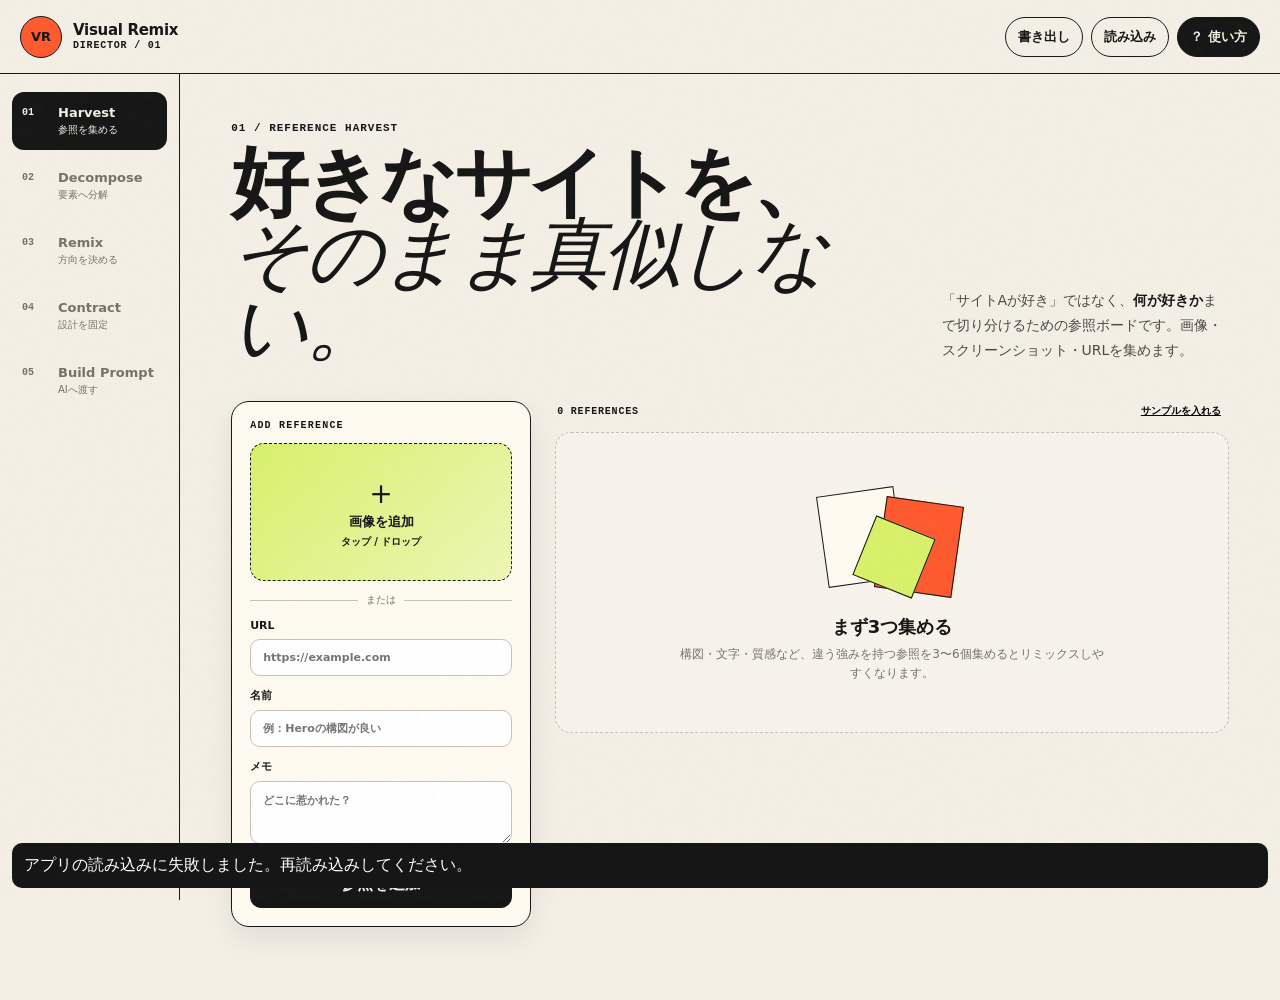
<file: index.html>
<!doctype html>
<html lang="ja">
<head>
  <meta charset="utf-8" />
  <meta name="viewport" content="width=device-width, initial-scale=1, viewport-fit=cover" />
  <meta name="theme-color" content="#161616" />
  <meta name="description" content="複数のデザイン参照を分解・再構成し、Design ContractとAI実装プロンプトへ変換するツール。" />
  <title>Visual Remix Director</title>
  <link rel="manifest" href="manifest.json" />
  <link rel="icon" href="icons/icon.svg" type="image/svg+xml" />
  <link rel="apple-touch-icon" href="icons/apple-touch-icon.svg" />
  <link rel="stylesheet" href="style.css" />
</head>
<body>
  <div class="grain" aria-hidden="true"></div>
  <header class="topbar">
    <a class="brand" href="#harvest" aria-label="Visual Remix Director ホーム">
      <span class="brand-mark" aria-hidden="true">VR</span>
      <span><strong>Visual Remix</strong><small>Director / 01</small></span>
    </a>
    <div class="topbar-actions">
      <button class="ghost-btn" id="exportBtn" type="button">書き出し</button>
      <label class="ghost-btn file-label">読み込み<input id="importInput" type="file" accept="application/json" hidden /></label>
      <a class="help-btn" href="manual.html">？ 使い方</a>
    </div>
  </header>

  <div class="app-shell">
    <nav class="workflow-nav" aria-label="制作工程">
      <button class="step-tab is-active" data-target="harvest"><span>01</span><b>Harvest</b><small>参照を集める</small></button>
      <button class="step-tab" data-target="decompose"><span>02</span><b>Decompose</b><small>要素へ分解</small></button>
      <button class="step-tab" data-target="remix"><span>03</span><b>Remix</b><small>方向を決める</small></button>
      <button class="step-tab" data-target="contract"><span>04</span><b>Contract</b><small>設計を固定</small></button>
      <button class="step-tab" data-target="prompt"><span>05</span><b>Build Prompt</b><small>AIへ渡す</small></button>
    </nav>

    <main>
      <section id="harvest" class="panel is-active" data-panel>
        <div class="section-head">
          <div>
            <p class="eyebrow">01 / Reference Harvest</p>
            <h1>好きなサイトを、<br><em>そのまま真似しない。</em></h1>
          </div>
          <p class="section-intro">「サイトAが好き」ではなく、<strong>何が好きか</strong>まで切り分けるための参照ボードです。画像・スクリーンショット・URLを集めます。</p>
        </div>

        <div class="harvest-grid">
          <form id="referenceForm" class="add-card card" autocomplete="off">
            <div class="card-kicker">ADD REFERENCE</div>
            <label class="drop-zone" id="dropZone">
              <input id="imageInput" type="file" accept="image/*" hidden />
              <span class="drop-icon">＋</span>
              <strong>画像を追加</strong>
              <small>タップ / ドロップ</small>
            </label>
            <div class="or"><span>または</span></div>
            <label>URL<input id="urlInput" type="url" inputmode="url" placeholder="https://example.com" /></label>
            <label>名前<input id="titleInput" type="text" placeholder="例：Heroの構図が良い" /></label>
            <label>メモ<textarea id="noteInput" rows="3" placeholder="どこに惹かれた？"></textarea></label>
            <button class="primary-btn" type="submit">参照を追加</button>
          </form>

          <div class="board-wrap">
            <div class="board-head">
              <div><span id="referenceCount">0</span> REFERENCES</div>
              <button class="text-btn" id="addSampleBtn" type="button">サンプルを入れる</button>
            </div>
            <div id="referenceBoard" class="reference-board" aria-live="polite"></div>
            <div id="emptyBoard" class="empty-state">
              <div class="empty-collage" aria-hidden="true"><i></i><i></i><i></i></div>
              <h2>まず3つ集める</h2>
              <p>構図・文字・質感など、違う強みを持つ参照を3〜6個集めるとリミックスしやすくなります。</p>
            </div>
          </div>
        </div>
      </section>

      <section id="decompose" class="panel" data-panel>
        <div class="section-head compact">
          <div><p class="eyebrow">02 / Reference Decomposition</p><h1>「どこを借りるか」を<br><em>部品単位で決める。</em></h1></div>
          <p class="section-intro">各デザイン要素ごとに参照元を1つ選び、採用点と変更点を書きます。コピーではなく、意思決定の記録です。</p>
        </div>
        <div id="decompositionGrid" class="decomposition-grid"></div>
      </section>

      <section id="remix" class="panel" data-panel>
        <div class="section-head compact">
          <div><p class="eyebrow">03 / Remix Direction</p><h1>断片をまとめて、<br><em>ひとつの世界観にする。</em></h1></div>
          <p class="section-intro">ここで参照元から離れます。「誰に」「どんな印象を」「何を避けて」見せるのかを言語化します。</p>
        </div>
        <div class="remix-layout">
          <div class="card remix-form">
            <label>プロジェクト名<input id="projectName" type="text" placeholder="例：School Open Day LP" /></label>
            <label>目的<textarea id="projectGoal" rows="3" placeholder="このサイトで達成したいこと"></textarea></label>
            <label>対象ユーザー<textarea id="targetAudience" rows="2" placeholder="例：志望校選び中の中学生と保護者"></textarea></label>
            <fieldset>
              <legend>3つの方向性ワード</legend>
              <div class="triple-input"><input class="directionWord" data-index="0" placeholder="Editorial"><input class="directionWord" data-index="1" placeholder="Warm"><input class="directionWord" data-index="2" placeholder="Bold"></div>
            </fieldset>
            <label>Signature（このサイトだけの特徴）<textarea id="signature" rows="3" placeholder="例：スクロールに合わせて紙片が重なる"></textarea></label>
            <label>避けるもの<textarea id="avoidList" rows="3" placeholder="例：紫グラデーション、アイコンカードの羅列、過剰なガラス表現"></textarea></label>
          </div>
          <div class="card palette-card">
            <div class="card-kicker">COLOR DIRECTION</div>
            <h2>5色だけ決める</h2>
            <p>色を増やしすぎない方が、複数参照を混ぜてもまとまります。</p>
            <div class="palette" id="palette"></div>
            <div class="tone-preview" id="tonePreview"><span>TYPE</span><strong>REMIX</strong><small>visual direction</small></div>
          </div>
        </div>
      </section>

      <section id="contract" class="panel" data-panel>
        <div class="section-head compact">
          <div><p class="eyebrow">04 / Design Contract</p><h1>実装前に、<br><em>デザインを固定する。</em></h1></div>
          <p class="section-intro">AIが勝手に方向転換しないよう、採用・変更・禁止事項をひとつの契約書へまとめます。</p>
        </div>
        <div class="output-layout">
          <div class="output-meta card">
            <div class="contract-score"><span id="contractScore">0%</span><small>contract readiness</small></div>
            <div id="readinessList" class="readiness-list"></div>
            <button class="primary-btn" id="copyContractBtn" type="button">Design Contractをコピー</button>
            <button class="secondary-btn" id="downloadContractBtn" type="button">.txtで保存</button>
          </div>
          <pre id="contractOutput" class="output-paper" tabindex="0"></pre>
        </div>
      </section>

      <section id="prompt" class="panel" data-panel>
        <div class="section-head compact">
          <div><p class="eyebrow">05 / Build Prompt</p><h1>デザイン判断を、<br><em>実装AIへ手渡す。</em></h1></div>
          <p class="section-intro">Design Contractを、Claude Code / ChatGPT / Cursorなどが実装しやすい具体的な指示へ変換します。</p>
        </div>
        <div class="prompt-toolbar card">
          <label>AIツール<select id="builderSelect"><option>Claude Code</option><option>ChatGPT</option><option>Cursor</option><option>Lovable</option><option>Generic AI Builder</option></select></label>
          <label>技術構成<input id="techStack" type="text" value="HTML + CSS + Vanilla JavaScript" /></label>
          <label class="check-label"><input id="includeMotion" type="checkbox" checked /> モーション指示を含める</label>
          <label class="check-label"><input id="includeA11y" type="checkbox" checked /> アクセシビリティ条件を含める</label>
          <button class="primary-btn" id="copyPromptBtn" type="button">実装プロンプトをコピー</button>
        </div>
        <pre id="promptOutput" class="output-paper prompt-paper" tabindex="0"></pre>
      </section>
    </main>
  </div>

  <div id="toast" class="toast" role="status" aria-live="polite"></div>

  <dialog id="referenceDialog" class="reference-dialog">
    <form method="dialog" class="dialog-card">
      <button class="dialog-close" value="cancel" aria-label="閉じる">×</button>
      <div id="dialogPreview" class="dialog-preview"></div>
      <label>名前<input id="dialogTitle" type="text" /></label>
      <label>URL<input id="dialogUrl" type="url" /></label>
      <label>メモ<textarea id="dialogNote" rows="3"></textarea></label>
      <fieldset><legend>この参照の強み</legend><div id="dialogTags" class="tag-options"></div></fieldset>
      <div class="dialog-actions"><button class="danger-btn" id="deleteReferenceBtn" type="button">削除</button><button class="primary-btn" id="saveReferenceBtn" type="button">保存</button></div>
    </form>
  </dialog>

  <dialog id="onboardingDialog" class="onboarding-dialog">
    <div class="onboarding-card">
      <div class="onboarding-badge">FIRST RUN</div>
      <h2>「いい感じ」を、<br>実装できる言葉に変える。</h2>
      <ol>
        <li><span>1</span><div><b>参照を3つ集める</b><small>全部を真似せず、好きな部分を探します。</small></div></li>
        <li><span>2</span><div><b>構図・文字・質感に分ける</b><small>各要素の参照元と変更点を決めます。</small></div></li>
        <li><span>3</span><div><b>Design Contractをコピー</b><small>そのままAI実装ツールへ渡せます。</small></div></li>
      </ol>
      <button class="primary-btn" id="startBtn" type="button">はじめる</button>
      <a href="manual.html">詳しい使い方を見る</a>
    </div>
  </dialog>

  <script src="app.js"></script>
</body>
</html>
</file>
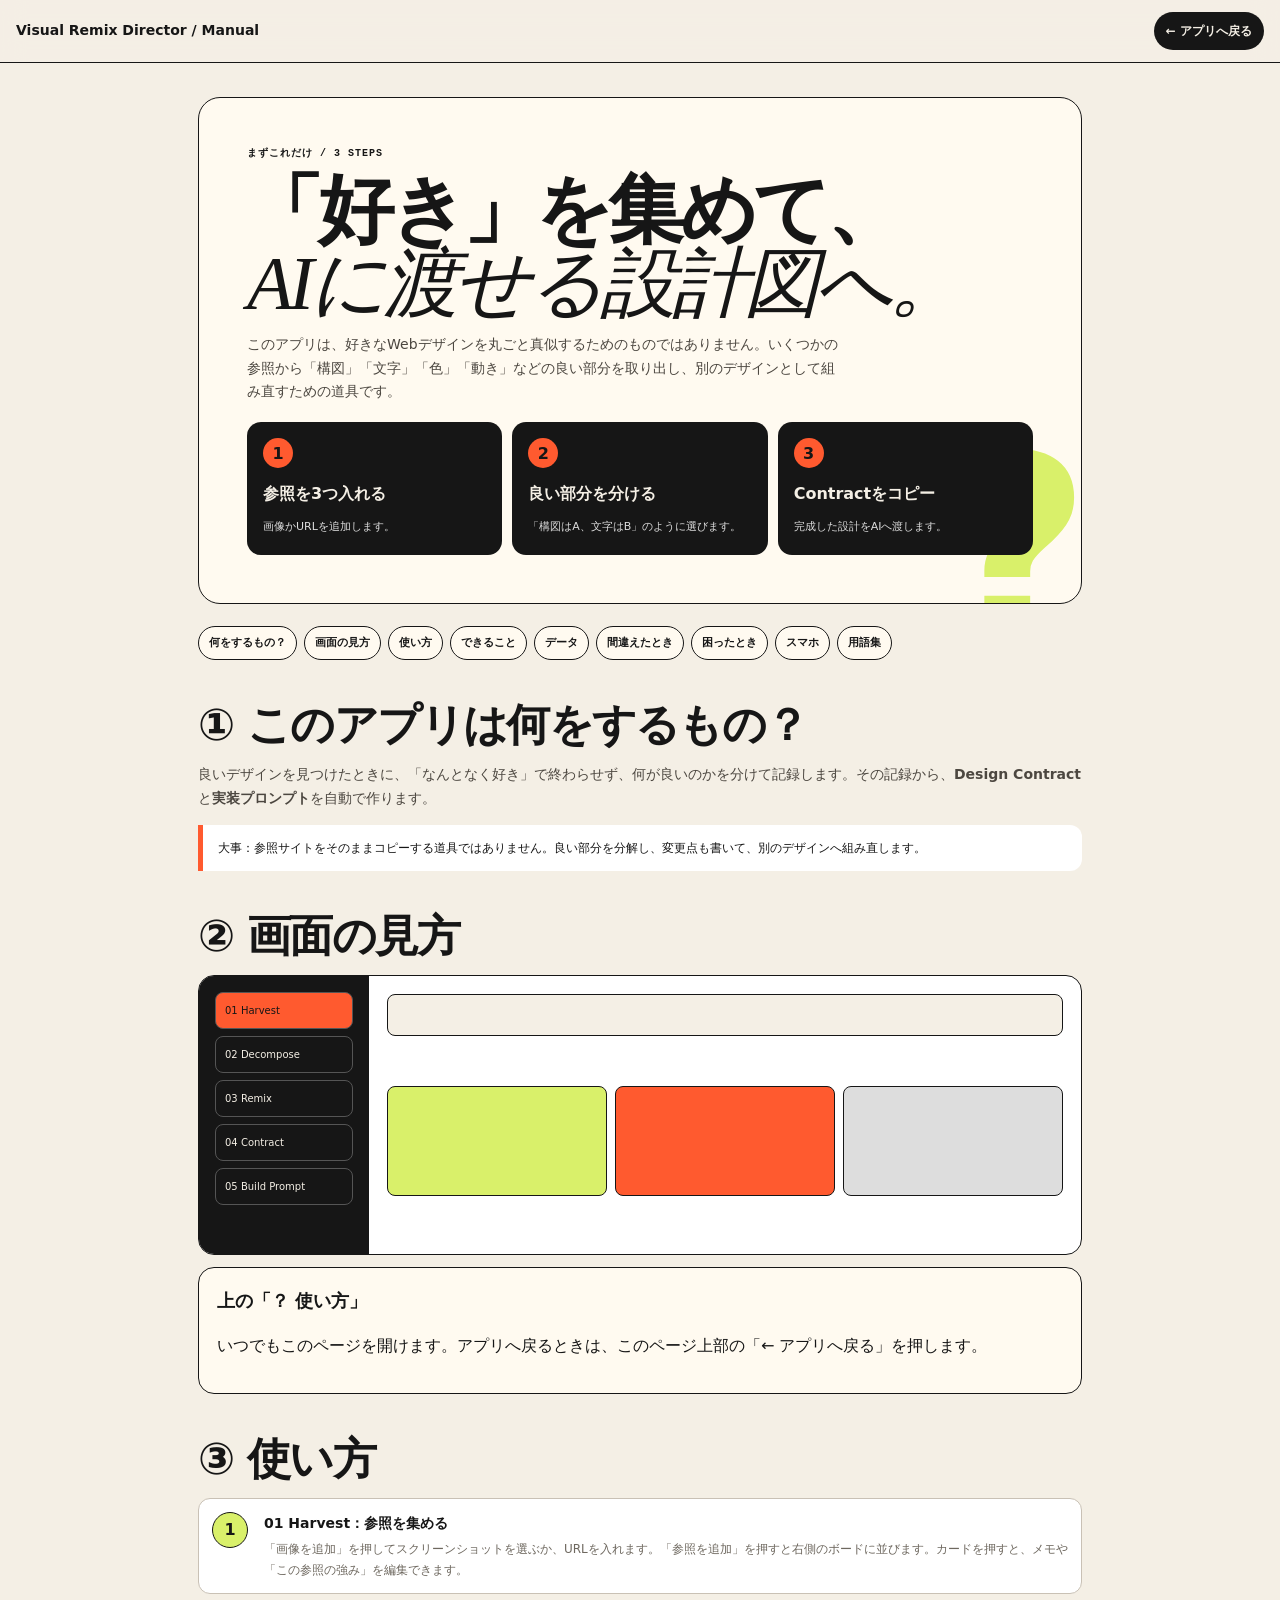
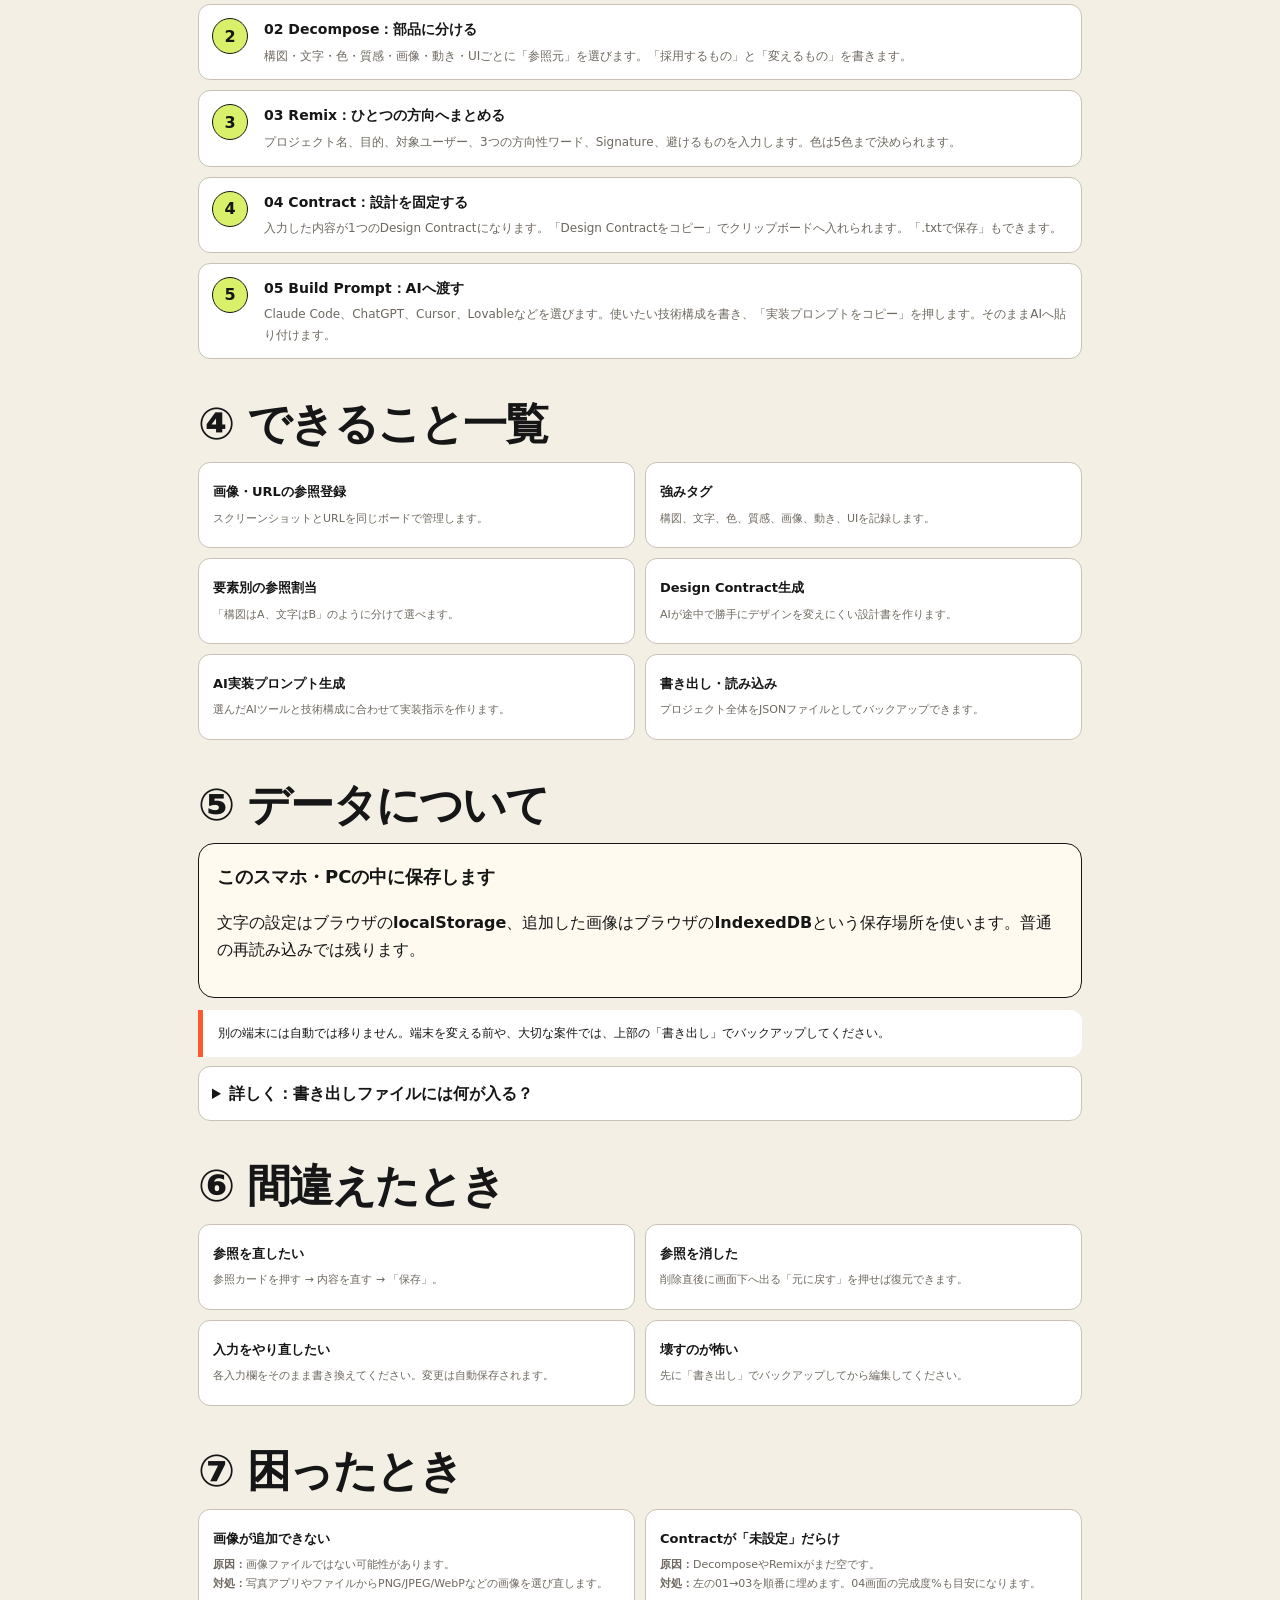
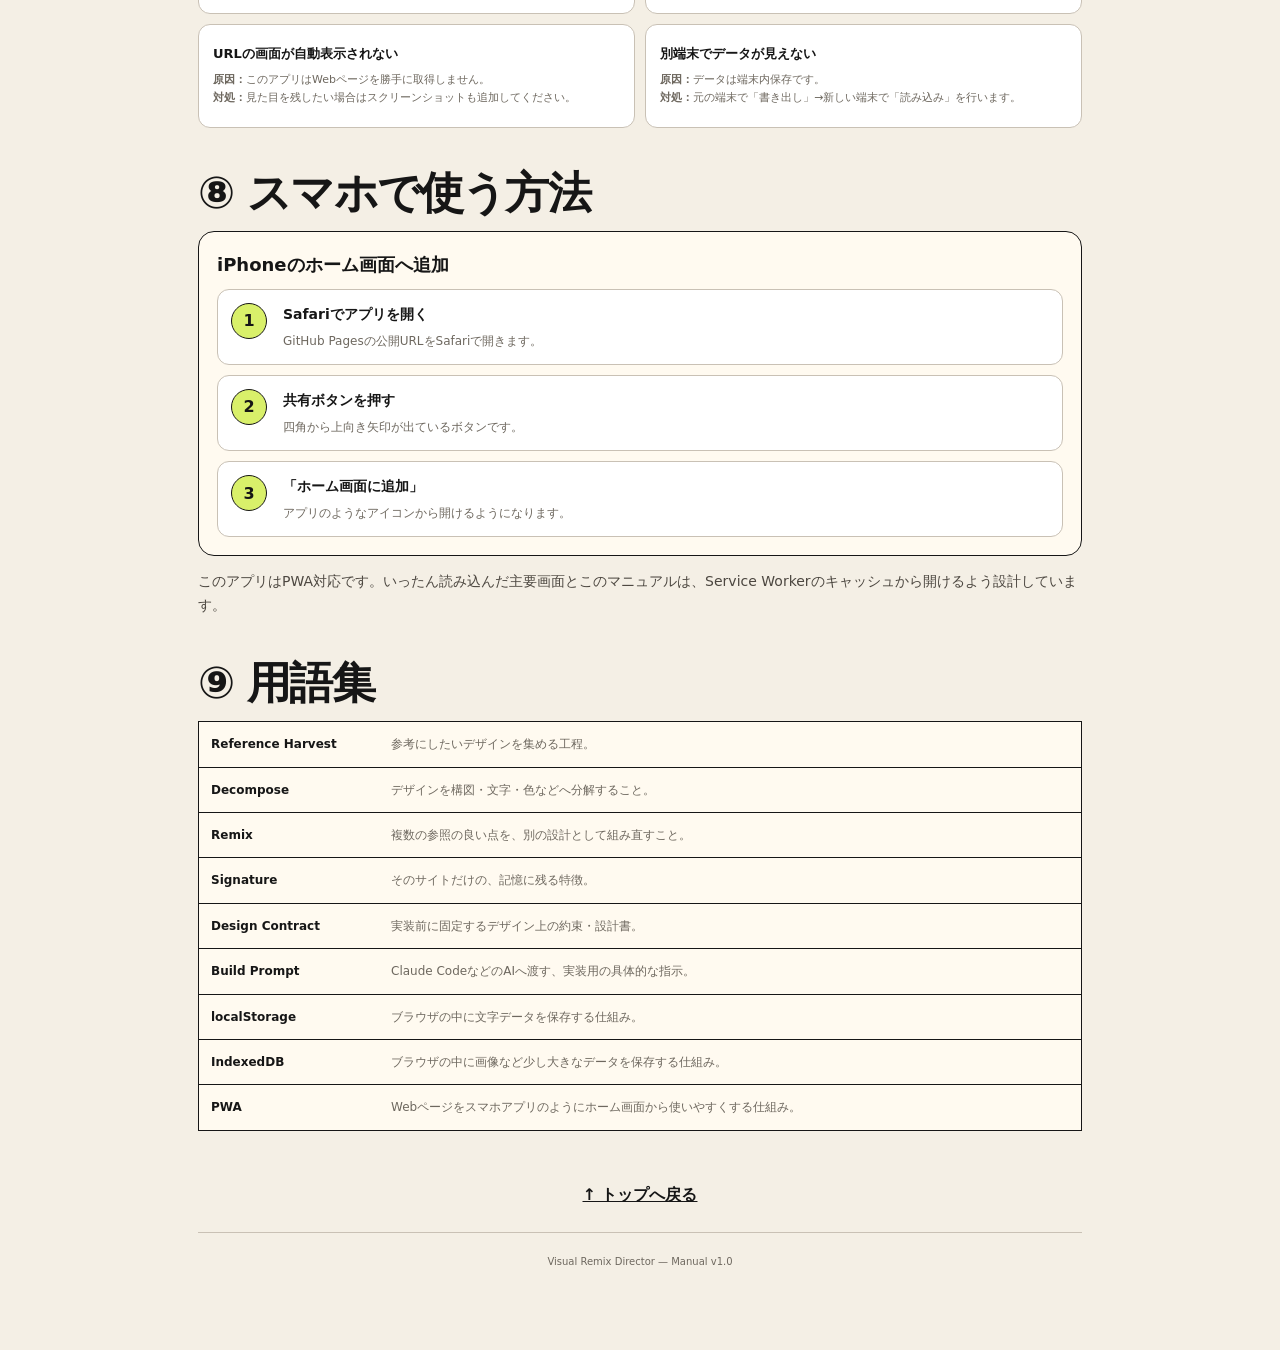
<file: manual.html>
<!doctype html><html lang="ja"><head><meta charset="utf-8"><meta name="viewport" content="width=device-width,initial-scale=1,viewport-fit=cover"><title>使い方 | Visual Remix Director</title><style>body{font-family:system-ui,sans-serif;background:#f4efe5;color:#161616;display:grid;place-items:center;min-height:100vh;margin:0}p{padding:20px}</style></head><body><p>使い方を読み込んでいます…</p><script>Promise.all(['./manual.part1.txt','./manual.part2.txt'].map(p=>fetch(p).then(r=>{if(!r.ok)throw new Error(p);return r.text()}))).then(x=>{document.open();document.write(x.join(''));document.close()}).catch(()=>{document.body.innerHTML='<p>使い方を読み込めませんでした。通信を確認して再読み込みしてください。 <a href="index.html">アプリへ戻る</a></p>'})</script></body></html>
</file>
<file: style.css>
@import url("./style.part1.css");
@import url("./style.part2.css");
@import url("./style.part3.css");
</file>
